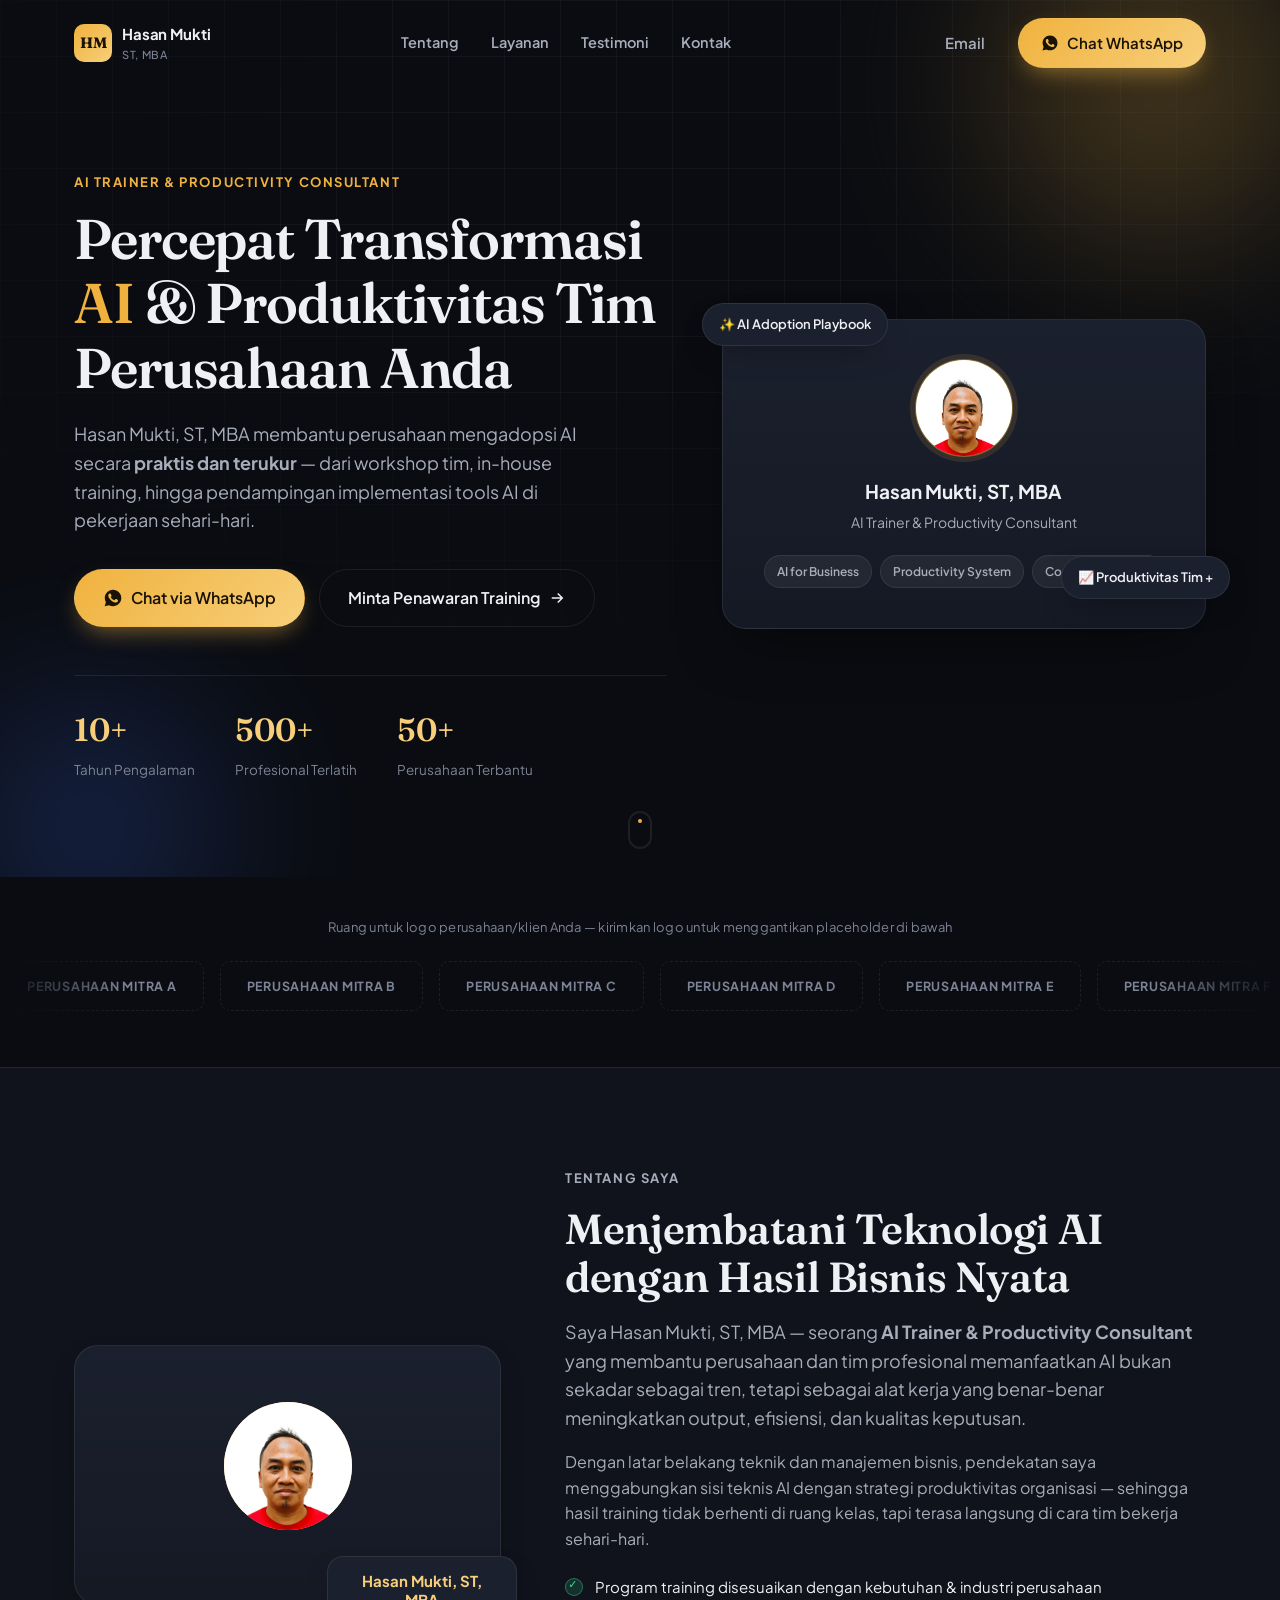
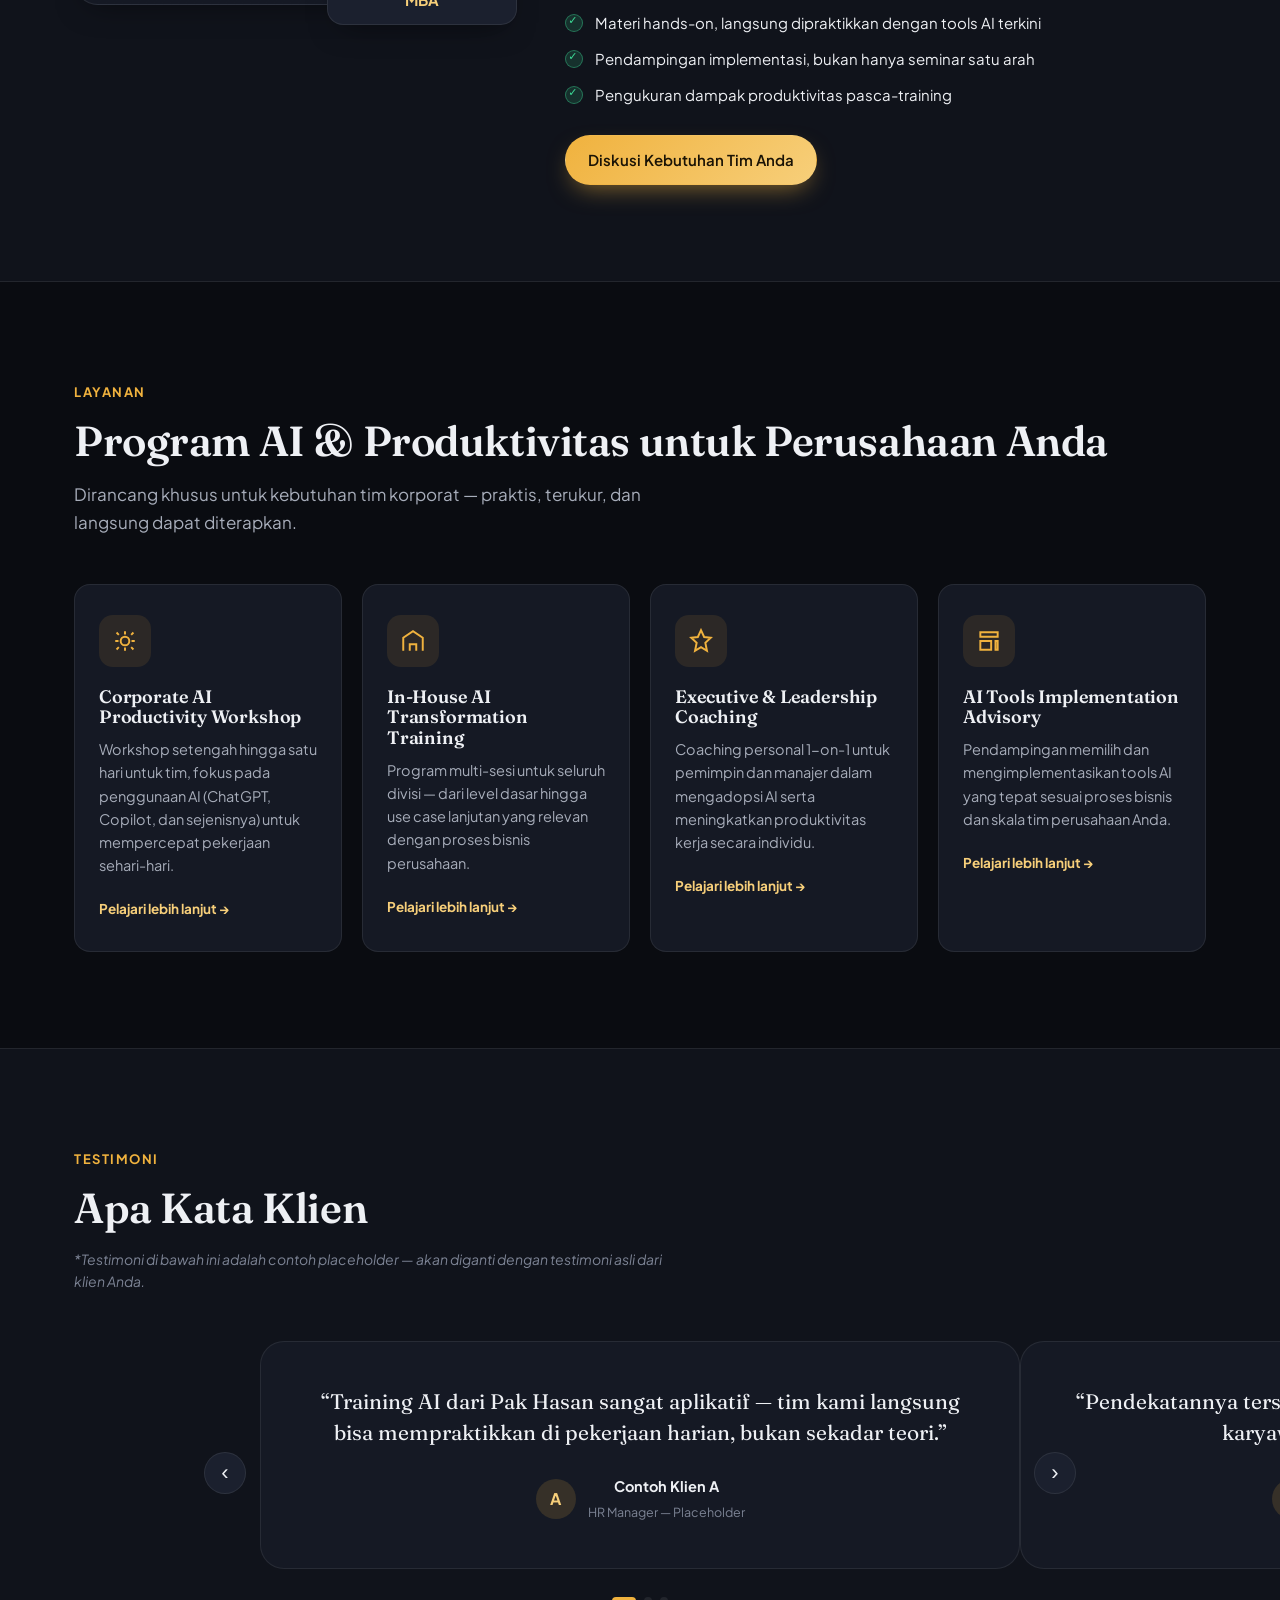
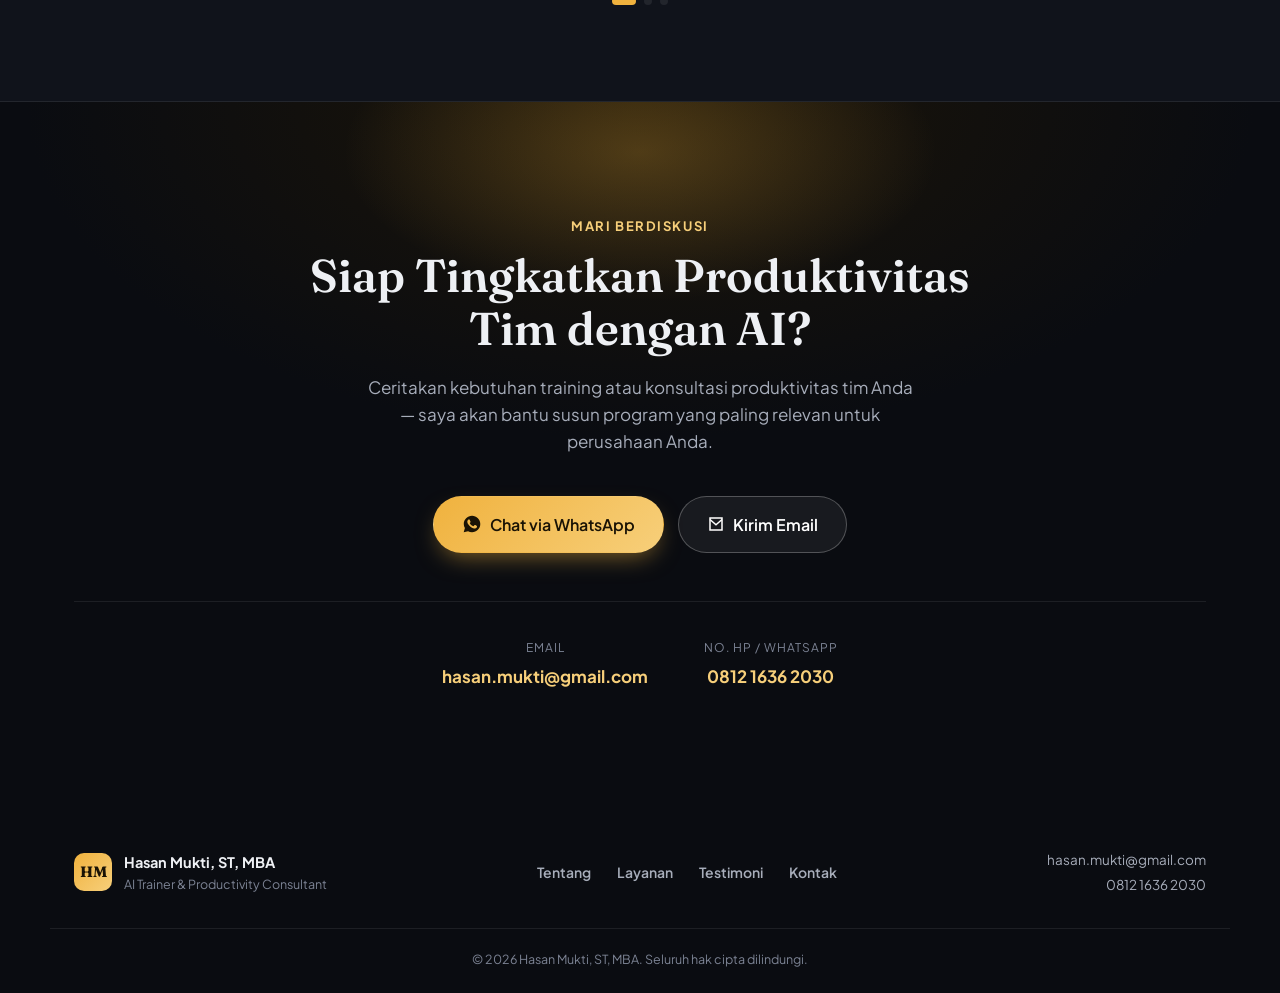
<file: index.html>
<!DOCTYPE html>
<html lang="id">
<head>
<meta charset="UTF-8">
<meta name="viewport" content="width=device-width, initial-scale=1.0">
<title>Hasan Mukti, ST, MBA — AI Trainer &amp; Productivity Consultant</title>
<meta name="description" content="Hasan Mukti, ST, MBA — AI Trainer & Productivity Consultant. Bantu perusahaan Anda mengimplementasikan AI secara praktis untuk meningkatkan produktivitas tim.">
<link rel="icon" href="data:image/svg+xml,%3Csvg xmlns='http://www.w3.org/2000/svg' viewBox='0 0 100 100'%3E%3Crect width='100' height='100' rx='20' fill='%230b0d12'/%3E%3Ctext x='50' y='68' font-size='55' font-family='Georgia,serif' fill='%23f0b23e' text-anchor='middle'%3EH%3C/text%3E%3C/svg%3E">
<link rel="preconnect" href="https://fonts.googleapis.com">
<link rel="preconnect" href="https://fonts.gstatic.com" crossorigin>
<link href="https://fonts.googleapis.com/css2?family=Plus+Jakarta+Sans:wght@400;500;600;700;800&family=Fraunces:opsz,wght@9..144,500;9..144,600&display=swap" rel="stylesheet">
<link rel="stylesheet" href="assets/css/style.css">
</head>
<body>

<!-- ================= NAVBAR ================= -->
<header class="nav" id="nav">
  <div class="nav__inner container">
    <a href="#top" class="nav__brand">
      <span class="nav__mark">HM</span>
      <span class="nav__brandtext">Hasan Mukti <em>ST, MBA</em></span>
    </a>
    <nav class="nav__links" id="navLinks">
      <a href="#tentang">Tentang</a>
      <a href="#layanan">Layanan</a>
      <a href="#testimoni">Testimoni</a>
      <a href="#kontak">Kontak</a>
    </nav>
    <div class="nav__cta">
      <a class="btn btn--ghost" href="mailto:hasan.mukti@gmail.com">Email</a>
      <a class="btn btn--primary" id="navWaBtn" href="#" target="_blank" rel="noopener">
        <svg width="18" height="18" viewBox="0 0 24 24" fill="currentColor" aria-hidden="true"><path d="M12.04 2C6.58 2 2.13 6.45 2.13 11.91c0 1.82.5 3.53 1.36 5l-1.45 5.09 5.24-1.37c1.42.76 3.05 1.19 4.76 1.19 5.46 0 9.91-4.45 9.91-9.91C22 6.45 17.5 2 12.04 2zm5.8 14.02c-.24.68-1.4 1.31-1.93 1.36-.5.05-1.02.24-3.44-.72-2.9-1.16-4.77-4.13-4.92-4.32-.14-.19-1.17-1.56-1.17-2.98 0-1.42.75-2.11 1.01-2.4.26-.29.57-.36.76-.36h.55c.18 0 .42-.04.65.5.24.55.8 1.9.87 2.03.07.14.12.3.02.49-.1.19-.15.3-.3.46-.14.17-.3.37-.43.5-.14.14-.29.29-.13.57.17.29.75 1.24 1.62 2.01 1.11.99 2.05 1.3 2.33 1.44.29.14.45.12.62-.07.17-.19.72-.83.91-1.12.19-.29.38-.24.63-.14.26.1 1.63.77 1.91.91.29.14.48.21.55.33.07.12.07.7-.17 1.38z"/></svg>
        Chat WhatsApp
      </a>
    </div>
    <button class="nav__burger" id="burger" aria-label="Buka menu" aria-expanded="false">
      <span></span><span></span><span></span>
    </button>
  </div>
  <nav class="nav__mobile" id="navMobile">
    <a href="#tentang">Tentang</a>
    <a href="#layanan">Layanan</a>
    <a href="#testimoni">Testimoni</a>
    <a href="#kontak">Kontak</a>
    <a class="btn btn--primary" id="navWaBtnMobile" href="#" target="_blank" rel="noopener">Chat WhatsApp</a>
  </nav>
</header>

<!-- ================= HERO ================= -->
<section class="hero" id="top">
  <div class="hero__blob hero__blob--1" aria-hidden="true"></div>
  <div class="hero__blob hero__blob--2" aria-hidden="true"></div>
  <div class="hero__grid" aria-hidden="true"></div>

  <div class="container hero__inner">
    <div class="hero__copy" data-reveal>
      <p class="eyebrow">AI Trainer &amp; Productivity Consultant</p>
      <h1 class="hero__title">
        Percepat Transformasi <span class="text-accent">AI</span> &amp; Produktivitas Tim Perusahaan Anda
      </h1>
      <p class="hero__subtitle">
        Hasan Mukti, ST, MBA membantu perusahaan mengadopsi AI secara <strong>praktis dan terukur</strong> —
        dari workshop tim, in-house training, hingga pendampingan implementasi tools AI di pekerjaan sehari-hari.
      </p>
      <div class="hero__actions">
        <a class="btn btn--primary btn--lg" id="heroWaBtn" href="#" target="_blank" rel="noopener">
          <svg width="20" height="20" viewBox="0 0 24 24" fill="currentColor" aria-hidden="true"><path d="M12.04 2C6.58 2 2.13 6.45 2.13 11.91c0 1.82.5 3.53 1.36 5l-1.45 5.09 5.24-1.37c1.42.76 3.05 1.19 4.76 1.19 5.46 0 9.91-4.45 9.91-9.91C22 6.45 17.5 2 12.04 2zm5.8 14.02c-.24.68-1.4 1.31-1.93 1.36-.5.05-1.02.24-3.44-.72-2.9-1.16-4.77-4.13-4.92-4.32-.14-.19-1.17-1.56-1.17-2.98 0-1.42.75-2.11 1.01-2.4.26-.29.57-.36.76-.36h.55c.18 0 .42-.04.65.5.24.55.8 1.9.87 2.03.07.14.12.3.02.49-.1.19-.15.3-.3.46-.14.17-.3.37-.43.5-.14.14-.29.29-.13.57.17.29.75 1.24 1.62 2.01 1.11.99 2.05 1.3 2.33 1.44.29.14.45.12.62-.07.17-.19.72-.83.91-1.12.19-.29.38-.24.63-.14.26.1 1.63.77 1.91.91.29.14.48.21.55.33.07.12.07.7-.17 1.38z"/></svg>
          Chat via WhatsApp
        </a>
        <a class="btn btn--outline btn--lg" href="#kontak">
          Minta Penawaran Training
          <svg width="18" height="18" viewBox="0 0 24 24" fill="none" stroke="currentColor" stroke-width="2" aria-hidden="true"><path d="M5 12h14M13 6l6 6-6 6"/></svg>
        </a>
      </div>

      <dl class="hero__stats">
        <div class="stat">
          <dt class="stat__num" data-count="10" data-suffix="+">0</dt>
          <dd>Tahun Pengalaman</dd>
        </div>
        <div class="stat">
          <dt class="stat__num" data-count="500" data-suffix="+">0</dt>
          <dd>Profesional Terlatih</dd>
        </div>
        <div class="stat">
          <dt class="stat__num" data-count="50" data-suffix="+">0</dt>
          <dd>Perusahaan Terbantu</dd>
        </div>
      </dl>
    </div>

    <div class="hero__visual" data-reveal data-reveal-delay="150">
      <div class="hero__card">
        <div class="hero__avatar">
          <img src="assets/img/hasan-mukti-profile.jpg" alt="Foto profil Hasan Mukti, ST, MBA" loading="lazy">
        </div>
        <p class="hero__cardname">Hasan Mukti, ST, MBA</p>
        <p class="hero__cardrole">AI Trainer &amp; Productivity Consultant</p>
        <ul class="hero__cardtags">
          <li>AI for Business</li>
          <li>Productivity System</li>
          <li>Corporate Training</li>
        </ul>
      </div>
      <div class="hero__floatchip hero__floatchip--1">✨ AI Adoption Playbook</div>
      <div class="hero__floatchip hero__floatchip--2">📈 Produktivitas Tim +</div>
    </div>
  </div>

  <div class="hero__scrolldown" aria-hidden="true"><span></span></div>
</section>

<!-- ================= TRUST BAR (placeholder logos) ================= -->
<section class="trustbar" data-reveal>
  <div class="container">
    <p class="trustbar__label">Ruang untuk logo perusahaan/klien Anda — kirimkan logo untuk menggantikan placeholder di bawah</p>
  </div>
  <div class="marquee">
    <div class="marquee__track">
      <span class="logo-pill">PERUSAHAAN MITRA A</span>
      <span class="logo-pill">PERUSAHAAN MITRA B</span>
      <span class="logo-pill">PERUSAHAAN MITRA C</span>
      <span class="logo-pill">PERUSAHAAN MITRA D</span>
      <span class="logo-pill">PERUSAHAAN MITRA E</span>
      <span class="logo-pill">PERUSAHAAN MITRA F</span>
      <!-- duplicate for seamless loop -->
      <span class="logo-pill" aria-hidden="true">PERUSAHAAN MITRA A</span>
      <span class="logo-pill" aria-hidden="true">PERUSAHAAN MITRA B</span>
      <span class="logo-pill" aria-hidden="true">PERUSAHAAN MITRA C</span>
      <span class="logo-pill" aria-hidden="true">PERUSAHAAN MITRA D</span>
      <span class="logo-pill" aria-hidden="true">PERUSAHAAN MITRA E</span>
      <span class="logo-pill" aria-hidden="true">PERUSAHAAN MITRA F</span>
    </div>
  </div>
</section>

<!-- ================= ABOUT ================= -->
<section class="about" id="tentang">
  <div class="container about__grid">
    <div class="about__media" data-reveal>
      <div class="about__frame">
        <div class="about__avatar">
          <img src="assets/img/hasan-mukti-profile.jpg" alt="Foto profil Hasan Mukti, ST, MBA" loading="lazy">
        </div>
      </div>
      <div class="about__badge">
        <strong>Hasan Mukti, ST, MBA</strong>
      </div>
    </div>

    <div class="about__copy" data-reveal data-reveal-delay="100">
      <p class="eyebrow">Tentang Saya</p>
      <h2 class="section-title">Menjembatani Teknologi AI dengan Hasil Bisnis Nyata</h2>
      <p class="about__lead">
        Saya Hasan Mukti, ST, MBA — seorang <strong>AI Trainer &amp; Productivity Consultant</strong> yang membantu
        perusahaan dan tim profesional memanfaatkan AI bukan sekadar sebagai tren, tetapi sebagai alat kerja yang
        benar-benar meningkatkan output, efisiensi, dan kualitas keputusan.
      </p>
      <p>
        Dengan latar belakang teknik dan manajemen bisnis, pendekatan saya menggabungkan sisi teknis AI dengan
        strategi produktivitas organisasi — sehingga hasil training tidak berhenti di ruang kelas, tapi terasa
        langsung di cara tim bekerja sehari-hari.
      </p>

      <ul class="checklist">
        <li>Program training disesuaikan dengan kebutuhan &amp; industri perusahaan</li>
        <li>Materi hands-on, langsung dipraktikkan dengan tools AI terkini</li>
        <li>Pendampingan implementasi, bukan hanya seminar satu arah</li>
        <li>Pengukuran dampak produktivitas pasca-training</li>
      </ul>

      <div class="about__actions">
        <a class="btn btn--primary" id="aboutWaBtn" href="#" target="_blank" rel="noopener">Diskusi Kebutuhan Tim Anda</a>
      </div>
    </div>
  </div>
</section>

<!-- ================= LAYANAN ================= -->
<section class="services" id="layanan">
  <div class="container">
    <div class="section-head" data-reveal>
      <p class="eyebrow">Layanan</p>
      <h2 class="section-title">Program AI &amp; Produktivitas untuk Perusahaan Anda</h2>
      <p class="section-desc">
        Dirancang khusus untuk kebutuhan tim korporat — praktis, terukur, dan langsung dapat diterapkan.
      </p>
    </div>

    <div class="cards">
      <article class="card" data-reveal>
        <div class="card__icon">
          <svg width="26" height="26" viewBox="0 0 24 24" fill="none" stroke="currentColor" stroke-width="1.8"><path d="M12 3v3M12 18v3M4.2 4.2l2.1 2.1M17.7 17.7l2.1 2.1M3 12h3M18 12h3M4.2 19.8l2.1-2.1M17.7 6.3l2.1-2.1"/><circle cx="12" cy="12" r="4"/></svg>
        </div>
        <h3>Corporate AI Productivity Workshop</h3>
        <p>Workshop setengah hingga satu hari untuk tim, fokus pada penggunaan AI (ChatGPT, Copilot, dan sejenisnya) untuk mempercepat pekerjaan sehari-hari.</p>
        <a class="card__link" href="#kontak">Pelajari lebih lanjut →</a>
      </article>

      <article class="card" data-reveal data-reveal-delay="80">
        <div class="card__icon">
          <svg width="26" height="26" viewBox="0 0 24 24" fill="none" stroke="currentColor" stroke-width="1.8"><path d="M3 21V9l9-6 9 6v12"/><path d="M9 21v-6h6v6"/></svg>
        </div>
        <h3>In-House AI Transformation Training</h3>
        <p>Program multi-sesi untuk seluruh divisi — dari level dasar hingga use case lanjutan yang relevan dengan proses bisnis perusahaan.</p>
        <a class="card__link" href="#kontak">Pelajari lebih lanjut →</a>
      </article>

      <article class="card" data-reveal data-reveal-delay="160">
        <div class="card__icon">
          <svg width="26" height="26" viewBox="0 0 24 24" fill="none" stroke="currentColor" stroke-width="1.8"><path d="M12 2l2.9 6.3L21 9l-5 4.6L17.5 21 12 17.6 6.5 21 8 13.6 3 9l6.1-.7z"/></svg>
        </div>
        <h3>Executive &amp; Leadership Coaching</h3>
        <p>Coaching personal 1-on-1 untuk pemimpin dan manajer dalam mengadopsi AI serta meningkatkan produktivitas kerja secara individu.</p>
        <a class="card__link" href="#kontak">Pelajari lebih lanjut →</a>
      </article>

      <article class="card" data-reveal data-reveal-delay="240">
        <div class="card__icon">
          <svg width="26" height="26" viewBox="0 0 24 24" fill="none" stroke="currentColor" stroke-width="1.8"><path d="M4 4h16v4H4zM4 12h10v8H4zM18 12h2v8h-2z"/></svg>
        </div>
        <h3>AI Tools Implementation Advisory</h3>
        <p>Pendampingan memilih dan mengimplementasikan tools AI yang tepat sesuai proses bisnis dan skala tim perusahaan Anda.</p>
        <a class="card__link" href="#kontak">Pelajari lebih lanjut →</a>
      </article>
    </div>
  </div>
</section>

<!-- ================= TESTIMONI ================= -->
<section class="testimonials" id="testimoni">
  <div class="container">
    <div class="section-head" data-reveal>
      <p class="eyebrow">Testimoni</p>
      <h2 class="section-title">Apa Kata Klien</h2>
      <p class="section-desc placeholder-note">
        *Testimoni di bawah ini adalah contoh placeholder — akan diganti dengan testimoni asli dari klien Anda.
      </p>
    </div>

    <div class="slider" id="slider">
      <div class="slider__track" id="sliderTrack">
        <figure class="slide">
          <blockquote>“Training AI dari Pak Hasan sangat aplikatif — tim kami langsung bisa mempraktikkan di pekerjaan harian, bukan sekadar teori.”</blockquote>
          <figcaption>
            <span class="slide__avatar">A</span>
            <span>
              <strong>Contoh Klien A</strong>
              <em>HR Manager — Placeholder</em>
            </span>
          </figcaption>
        </figure>
        <figure class="slide">
          <blockquote>“Pendekatannya terstruktur dan mudah diikuti oleh berbagai level karyawan, dari staf hingga manajer.”</blockquote>
          <figcaption>
            <span class="slide__avatar">B</span>
            <span>
              <strong>Contoh Klien B</strong>
              <em>Operations Director — Placeholder</em>
            </span>
          </figcaption>
        </figure>
        <figure class="slide">
          <blockquote>“Setelah program in-house training selesai, produktivitas tim dalam menyelesaikan tugas administratif meningkat signifikan.”</blockquote>
          <figcaption>
            <span class="slide__avatar">C</span>
            <span>
              <strong>Contoh Klien C</strong>
              <em>CEO — Placeholder</em>
            </span>
          </figcaption>
        </figure>
      </div>
      <div class="slider__dots" id="sliderDots"></div>
      <button class="slider__nav slider__nav--prev" id="sliderPrev" aria-label="Testimoni sebelumnya">‹</button>
      <button class="slider__nav slider__nav--next" id="sliderNext" aria-label="Testimoni berikutnya">›</button>
    </div>
  </div>
</section>

<!-- ================= FINAL CTA / KONTAK ================= -->
<section class="cta" id="kontak">
  <div class="cta__glow" aria-hidden="true"></div>
  <div class="container cta__inner" data-reveal>
    <p class="eyebrow eyebrow--light">Mari Berdiskusi</p>
    <h2 class="cta__title">Siap Tingkatkan Produktivitas Tim dengan AI?</h2>
    <p class="cta__desc">
      Ceritakan kebutuhan training atau konsultasi produktivitas tim Anda — saya akan bantu susun program yang paling relevan untuk perusahaan Anda.
    </p>

    <div class="cta__actions">
      <a class="btn btn--primary btn--lg" id="ctaWaBtn" href="#" target="_blank" rel="noopener">
        <svg width="20" height="20" viewBox="0 0 24 24" fill="currentColor" aria-hidden="true"><path d="M12.04 2C6.58 2 2.13 6.45 2.13 11.91c0 1.82.5 3.53 1.36 5l-1.45 5.09 5.24-1.37c1.42.76 3.05 1.19 4.76 1.19 5.46 0 9.91-4.45 9.91-9.91C22 6.45 17.5 2 12.04 2zm5.8 14.02c-.24.68-1.4 1.31-1.93 1.36-.5.05-1.02.24-3.44-.72-2.9-1.16-4.77-4.13-4.92-4.32-.14-.19-1.17-1.56-1.17-2.98 0-1.42.75-2.11 1.01-2.4.26-.29.57-.36.76-.36h.55c.18 0 .42-.04.65.5.24.55.8 1.9.87 2.03.07.14.12.3.02.49-.1.19-.15.3-.3.46-.14.17-.3.37-.43.5-.14.14-.29.29-.13.57.17.29.75 1.24 1.62 2.01 1.11.99 2.05 1.3 2.33 1.44.29.14.45.12.62-.07.17-.19.72-.83.91-1.12.19-.29.38-.24.63-.14.26.1 1.63.77 1.91.91.29.14.48.21.55.33.07.12.07.7-.17 1.38z"/></svg>
        Chat via WhatsApp
      </a>
      <a class="btn btn--outline-light btn--lg" href="mailto:hasan.mukti@gmail.com?subject=Permintaan%20Penawaran%20Training%20AI&body=Halo%20Pak%20Hasan%2C%0A%0ASaya%20ingin%20menanyakan%20penawaran%20program%20training%20AI%20%26%20produktivitas%20untuk%20tim%2Fperusahaan%20kami.%0A%0ANama%20Perusahaan%3A%0AJumlah%20Peserta%3A%0AKebutuhan%3A%0A%0ATerima%20kasih.">
        <svg width="18" height="18" viewBox="0 0 24 24" fill="none" stroke="currentColor" stroke-width="2" aria-hidden="true"><path d="M4 4h16v16H4z"/><path d="M4 6l8 7 8-7"/></svg>
        Kirim Email
      </a>
    </div>

    <div class="cta__contact">
      <div>
        <span class="cta__contactlabel">Email</span>
        <a href="mailto:hasan.mukti@gmail.com">hasan.mukti@gmail.com</a>
      </div>
      <div>
        <span class="cta__contactlabel">No. HP / WhatsApp</span>
        <a id="ctaPhoneLink" href="#">0812 1636 2030</a>
      </div>
    </div>
  </div>
</section>

<!-- ================= FOOTER ================= -->
<footer class="footer">
  <div class="container footer__inner">
    <div class="footer__brand">
      <span class="nav__mark">HM</span>
      <div>
        <p class="footer__name">Hasan Mukti, ST, MBA</p>
        <p class="footer__role">AI Trainer &amp; Productivity Consultant</p>
      </div>
    </div>
    <nav class="footer__links">
      <a href="#tentang">Tentang</a>
      <a href="#layanan">Layanan</a>
      <a href="#testimoni">Testimoni</a>
      <a href="#kontak">Kontak</a>
    </nav>
    <div class="footer__contact">
      <a href="mailto:hasan.mukti@gmail.com">hasan.mukti@gmail.com</a>
      <a id="footerPhoneLink" href="#">0812 1636 2030</a>
    </div>
  </div>
  <div class="container footer__bottom">
    <p>© <span id="year"></span> Hasan Mukti, ST, MBA. Seluruh hak cipta dilindungi.</p>
  </div>
</footer>

<!-- ================= FLOATING WHATSAPP ================= -->
<a class="fab-wa" id="fabWa" href="#" target="_blank" rel="noopener" aria-label="Chat via WhatsApp">
  <svg width="26" height="26" viewBox="0 0 24 24" fill="currentColor" aria-hidden="true"><path d="M12.04 2C6.58 2 2.13 6.45 2.13 11.91c0 1.82.5 3.53 1.36 5l-1.45 5.09 5.24-1.37c1.42.76 3.05 1.19 4.76 1.19 5.46 0 9.91-4.45 9.91-9.91C22 6.45 17.5 2 12.04 2zm5.8 14.02c-.24.68-1.4 1.31-1.93 1.36-.5.05-1.02.24-3.44-.72-2.9-1.16-4.77-4.13-4.92-4.32-.14-.19-1.17-1.56-1.17-2.98 0-1.42.75-2.11 1.01-2.4.26-.29.57-.36.76-.36h.55c.18 0 .42-.04.65.5.24.55.8 1.9.87 2.03.07.14.12.3.02.49-.1.19-.15.3-.3.46-.14.17-.3.37-.43.5-.14.14-.29.29-.13.57.17.29.75 1.24 1.62 2.01 1.11.99 2.05 1.3 2.33 1.44.29.14.45.12.62-.07.17-.19.72-.83.91-1.12.19-.29.38-.24.63-.14.26.1 1.63.77 1.91.91.29.14.48.21.55.33.07.12.07.7-.17 1.38z"/></svg>
  <span class="fab-wa__ping" aria-hidden="true"></span>
</a>

<script src="assets/js/main.js"></script>
</body>
</html>
</file>
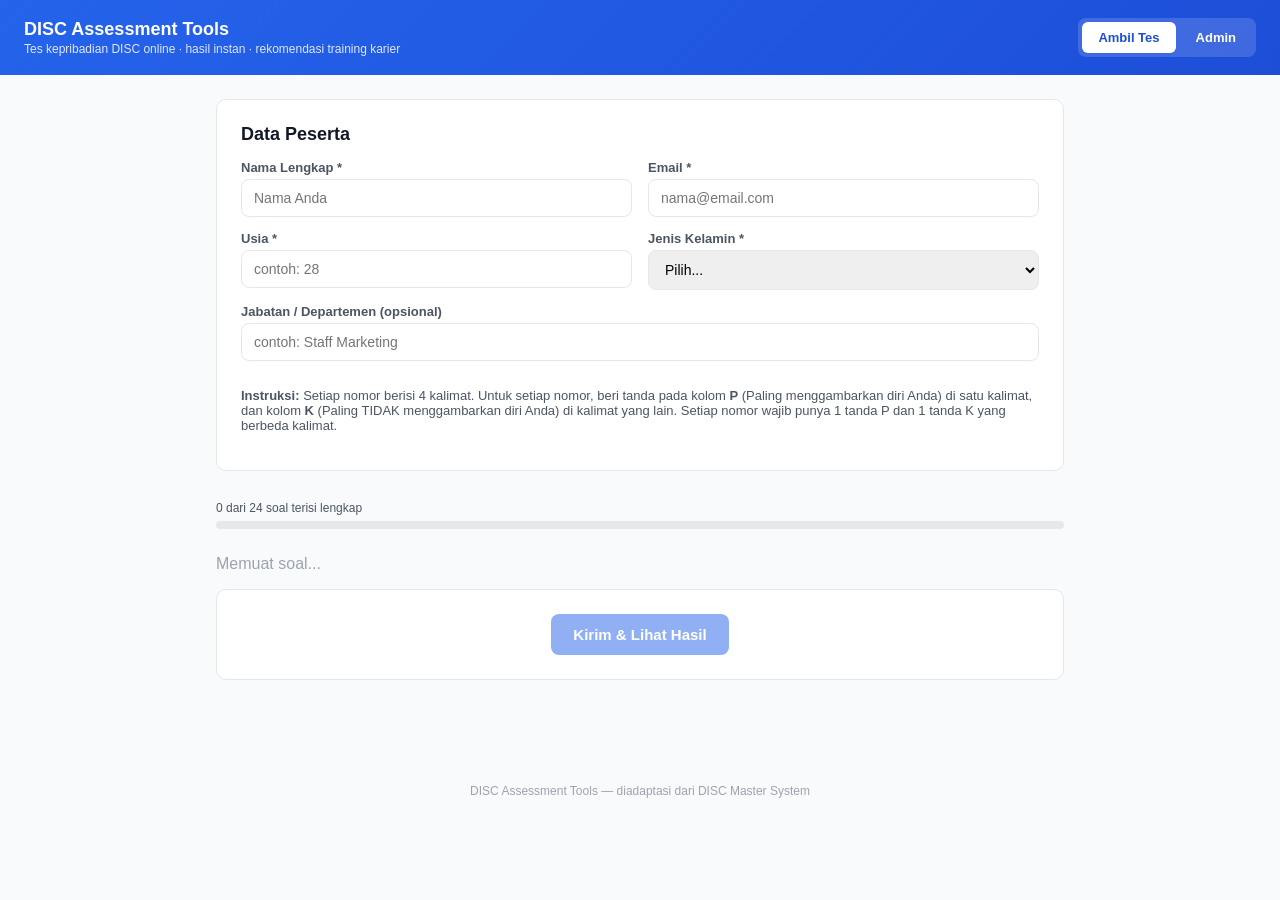
<file: disc-dashboard/Index.html>
<!doctype html>
<html>
<head>
  <base target="_top">
  <meta charset="utf-8">
  <title>DISC Assessment Tools</title>
  <style>
    :root {
      --blue: #2563eb;
      --blue-dark: #1d4ed8;
      --blue-light: #eff6ff;
      --gray-50: #f9fafb;
      --gray-100: #f3f4f6;
      --gray-200: #e5e7eb;
      --gray-400: #9ca3af;
      --gray-600: #4b5563;
      --gray-900: #111827;
      --d-color: #ef4444;
      --i-color: #f59e0b;
      --s-color: #10b981;
      --c-color: #3b82f6;
      --radius: 10px;
    }
    * { box-sizing: border-box; }
    body {
      margin: 0;
      font-family: -apple-system, BlinkMacSystemFont, "Segoe UI", Roboto, Arial, sans-serif;
      background: var(--gray-50);
      color: var(--gray-900);
    }
    header.topbar {
      background: linear-gradient(135deg, var(--blue), var(--blue-dark));
      color: #fff;
      padding: 18px 24px;
      display: flex;
      align-items: center;
      justify-content: space-between;
      flex-wrap: wrap;
      gap: 12px;
    }
    header.topbar h1 { font-size: 18px; margin: 0; font-weight: 700; }
    header.topbar .sub { font-size: 12px; opacity: .85; margin-top: 2px; }
    nav.tabs { display: flex; gap: 4px; background: rgba(255,255,255,.15); padding: 4px; border-radius: 8px; }
    nav.tabs button {
      border: none; background: transparent; color: #fff; padding: 8px 16px;
      border-radius: 6px; font-size: 13px; cursor: pointer; font-weight: 600;
    }
    nav.tabs button.active { background: #fff; color: var(--blue-dark); }
    main { max-width: 880px; margin: 0 auto; padding: 24px 16px 64px; }
    .card {
      background: #fff; border: 1px solid var(--gray-200); border-radius: var(--radius);
      padding: 24px; margin-bottom: 20px;
    }
    .card h2 { margin-top: 0; font-size: 18px; }
    .hidden { display: none !important; }
    label { font-size: 13px; font-weight: 600; color: var(--gray-600); display: block; margin-bottom: 4px; }
    input[type=text], input[type=email], input[type=number], select {
      width: 100%; padding: 10px 12px; border: 1px solid var(--gray-200); border-radius: 8px;
      font-size: 14px; margin-bottom: 14px; font-family: inherit;
    }
    .grid2 { display: grid; grid-template-columns: 1fr 1fr; gap: 0 16px; }
    @media (max-width: 560px) { .grid2 { grid-template-columns: 1fr; } }
    .qcard {
      border: 1px solid var(--gray-200); border-radius: var(--radius); padding: 16px 18px; margin-bottom: 14px;
    }
    .qcard .qno { font-size: 12px; font-weight: 700; color: var(--blue); margin-bottom: 8px; }
    .qtable { width: 100%; border-collapse: collapse; }
    .qtable th { font-size: 11px; color: var(--gray-400); text-transform: uppercase; letter-spacing: .04em; text-align: center; padding-bottom: 6px; width: 60px; }
    .qtable td { padding: 6px 4px; font-size: 14px; border-top: 1px solid var(--gray-100); }
    .qtable td.radiocell { text-align: center; }
    .qtable input[type=radio] { width: 18px; height: 18px; cursor: pointer; }
    .progress-wrap { position: sticky; top: 0; background: var(--gray-50); padding: 10px 0; z-index: 5; }
    .progress-bar { height: 8px; background: var(--gray-200); border-radius: 99px; overflow: hidden; }
    .progress-bar > div { height: 100%; background: var(--blue); width: 0%; transition: width .2s; }
    .progress-label { font-size: 12px; color: var(--gray-600); margin-bottom: 6px; }
    button.primary {
      background: var(--blue); color: #fff; border: none; padding: 12px 22px; border-radius: 8px;
      font-size: 15px; font-weight: 700; cursor: pointer;
    }
    button.primary:disabled { opacity: .5; cursor: not-allowed; }
    button.secondary {
      background: #fff; color: var(--blue); border: 1px solid var(--blue); padding: 8px 16px; border-radius: 8px;
      font-size: 13px; font-weight: 600; cursor: pointer;
    }
    .error-box { background: #fef2f2; color: #b91c1c; border: 1px solid #fecaca; padding: 10px 14px; border-radius: 8px; font-size: 13px; margin-bottom: 14px; }
    .spinner { display: inline-block; width: 14px; height: 14px; border: 2px solid #fff; border-top-color: transparent; border-radius: 50%; animation: spin .7s linear infinite; vertical-align: middle; margin-right: 6px; }
    @keyframes spin { to { transform: rotate(360deg); } }

    .result-hero { text-align: center; padding: 8px 0 20px; }
    .result-hero .type-code { font-size: 13px; letter-spacing: .1em; color: var(--blue); font-weight: 700; }
    .result-hero .type-name { font-size: 28px; font-weight: 800; margin: 4px 0 10px; }
    .bar-row { display: grid; grid-template-columns: 140px 1fr 40px; align-items: center; gap: 10px; margin-bottom: 10px; }
    .bar-row .lab { font-size: 13px; font-weight: 700; }
    .bar-track { position: relative; height: 20px; background: var(--gray-100); border-radius: 6px; overflow: hidden; }
    .bar-track .zero-line { position: absolute; left: 50%; top: 0; bottom: 0; width: 1px; background: var(--gray-400); }
    .bar-track .fill { position: absolute; top: 0; bottom: 0; border-radius: 6px; }
    .bar-row .val { font-size: 13px; font-weight: 700; text-align: right; }

    table.mini { width: 100%; border-collapse: collapse; font-size: 13px; margin: 16px 0; }
    table.mini th { background: var(--gray-100); padding: 6px 8px; text-align: left; }
    table.mini td { padding: 6px 8px; border-bottom: 1px solid var(--gray-100); }
    .tip-box { background: var(--blue-light); border-left: 4px solid var(--blue); padding: 14px 16px; border-radius: 6px; font-size: 14px; margin: 14px 0; }
    ul.train-list { padding-left: 20px; }
    ul.train-list li { margin-bottom: 6px; font-size: 14px; }

    .admin-table-wrap { overflow-x: auto; }
    table.admin { width: 100%; border-collapse: collapse; font-size: 13px; min-width: 720px; }
    table.admin th { background: var(--gray-100); padding: 8px; text-align: left; position: sticky; top: 0; }
    table.admin td { padding: 8px; border-bottom: 1px solid var(--gray-100); white-space: nowrap; }
    .badge { display: inline-block; padding: 2px 8px; border-radius: 99px; font-size: 11px; font-weight: 700; background: var(--blue-light); color: var(--blue-dark); }
    .stat-row { display: flex; gap: 12px; flex-wrap: wrap; margin-bottom: 16px; }
    .stat-tile { background: var(--gray-50); border: 1px solid var(--gray-200); border-radius: 8px; padding: 12px 16px; min-width: 90px; }
    .stat-tile .n { font-size: 22px; font-weight: 800; }
    .stat-tile .l { font-size: 11px; color: var(--gray-600); }
    footer { text-align: center; font-size: 12px; color: var(--gray-400); padding: 20px; }
  </style>
</head>
<body>

  <header class="topbar">
    <div>
      <h1>DISC Assessment Tools</h1>
      <div class="sub">Tes kepribadian DISC online &middot; hasil instan &middot; rekomendasi training karier</div>
    </div>
    <nav class="tabs">
      <button id="tab-test" class="active" onclick="showView('test')">Ambil Tes</button>
      <button id="tab-admin" onclick="showView('admin')">Admin</button>
    </nav>
  </header>

  <main>

    <!-- ============== VIEW: TEST ============== -->
    <div id="view-test">
      <div class="card" id="biodata-card">
        <h2>Data Peserta</h2>
        <div id="biodata-error" class="error-box hidden"></div>
        <div class="grid2">
          <div>
            <label>Nama Lengkap *</label>
            <input type="text" id="f-nama" placeholder="Nama Anda">
          </div>
          <div>
            <label>Email *</label>
            <input type="email" id="f-email" placeholder="nama@email.com">
          </div>
          <div>
            <label>Usia *</label>
            <input type="number" id="f-usia" min="10" max="100" placeholder="contoh: 28">
          </div>
          <div>
            <label>Jenis Kelamin *</label>
            <select id="f-gender">
              <option value="">Pilih...</option>
              <option value="Laki-laki">Laki-laki</option>
              <option value="Perempuan">Perempuan</option>
            </select>
          </div>
          <div style="grid-column:1/-1;">
            <label>Jabatan / Departemen (opsional)</label>
            <input type="text" id="f-jabatan" placeholder="contoh: Staff Marketing">
          </div>
        </div>
        <p style="font-size:13px;color:var(--gray-600);">
          <b>Instruksi:</b> Setiap nomor berisi 4 kalimat. Untuk setiap nomor, beri tanda pada kolom
          <b>P</b> (Paling menggambarkan diri Anda) di satu kalimat, dan kolom <b>K</b> (Paling TIDAK
          menggambarkan diri Anda) di kalimat yang lain. Setiap nomor wajib punya 1 tanda P dan 1 tanda K
          yang berbeda kalimat.
        </p>
      </div>

      <div class="progress-wrap">
        <div class="progress-label" id="progress-label">0 dari 24 soal terisi lengkap</div>
        <div class="progress-bar"><div id="progress-fill"></div></div>
      </div>

      <div id="questions-container"><p style="color:var(--gray-400);">Memuat soal...</p></div>

      <div class="card" style="text-align:center;">
        <div id="submit-error" class="error-box hidden"></div>
        <button class="primary" id="btn-submit" onclick="submitTest()" disabled>Kirim &amp; Lihat Hasil</button>
      </div>
    </div>

    <!-- ============== VIEW: RESULT ============== -->
    <div id="view-result" class="hidden">
      <div class="card">
        <div class="result-hero">
          <div class="type-code" id="res-code"></div>
          <div class="type-name" id="res-name"></div>
          <div id="res-email-status" style="font-size:13px;color:var(--gray-600);"></div>
        </div>
        <div id="res-bars"></div>
        <table class="mini" id="res-table"></table>
      </div>
      <div class="card">
        <h2>Deskripsi Kepribadian</h2>
        <p id="res-desc"></p>
      </div>
      <div class="card">
        <h2>Rekomendasi Training untuk Sukses Karier</h2>
        <p id="res-train-summary" style="color:var(--gray-600);"></p>
        <ul class="train-list" id="res-train-list"></ul>
        <div class="tip-box" id="res-train-tip"></div>
      </div>
      <div class="card">
        <h2>Area Karier yang Cocok</h2>
        <p id="res-career" style="font-size:13px;color:var(--gray-600);"></p>
      </div>
      <div class="card" style="text-align:center;">
        <button class="secondary" onclick="location.reload()">Isi Tes Baru</button>
      </div>
    </div>

    <!-- ============== VIEW: ADMIN ============== -->
    <div id="view-admin" class="hidden">
      <div class="card" id="admin-login-card">
        <h2>Login Admin</h2>
        <div id="admin-error" class="error-box hidden"></div>
        <label>Password Admin</label>
        <input type="text" id="admin-password" placeholder="Masukkan password admin" onkeydown="if(event.key==='Enter')adminLogin()">
        <button class="primary" onclick="adminLogin()">Masuk</button>
      </div>

      <div id="admin-dashboard" class="hidden">
        <div class="card">
          <h2>Rekap Hasil Tes DISC</h2>
          <div class="stat-row" id="admin-stats"></div>
          <div class="admin-table-wrap">
            <table class="admin" id="admin-table">
              <thead>
                <tr>
                  <th>Waktu</th><th>Nama</th><th>Email</th><th>Jabatan</th>
                  <th>Tipe</th><th>Kode</th><th>Email Terkirim</th><th></th>
                </tr>
              </thead>
              <tbody id="admin-table-body"></tbody>
            </table>
          </div>
        </div>
      </div>
    </div>

  </main>

  <footer>DISC Assessment Tools &mdash; diadaptasi dari DISC Master System</footer>

<script>
  var QUESTIONS = [];
  var adminToken = null;

  function showView(name) {
    ['test', 'admin'].forEach(function (v) {
      document.getElementById('tab-' + v).classList.toggle('active', v === name);
    });
    document.getElementById('view-test').classList.toggle('hidden', name !== 'test');
    document.getElementById('view-admin').classList.toggle('hidden', name !== 'admin');
    document.getElementById('view-result').classList.add('hidden');
    if (name === 'test' && QUESTIONS.length === 0) loadQuestions();
  }

  // ---------------- LOAD QUESTIONS ----------------
  function loadQuestions() {
    google.script.run.withSuccessHandler(function (qs) {
      QUESTIONS = qs;
      renderQuestions();
    }).withFailureHandler(function (err) {
      document.getElementById('questions-container').innerHTML =
        '<div class="error-box">Gagal memuat soal: ' + (err.message || err) + '</div>';
    }).getQuestionsForClient();
  }

  function renderQuestions() {
    var container = document.getElementById('questions-container');
    var html = '';
    QUESTIONS.forEach(function (q) {
      html += '<div class="qcard" data-qno="' + q.no + '">';
      html += '<div class="qno">Nomor ' + q.no + '</div>';
      html += '<table class="qtable"><tr><th></th><th>P</th><th>K</th></tr>';
      q.statements.forEach(function (text, i) {
        var pos = i + 1;
        html += '<tr>' +
          '<td>' + text + '</td>' +
          '<td class="radiocell"><input type="radio" name="most-' + q.no + '" value="' + pos + '" onchange="onAnswerChange(' + q.no + ')"></td>' +
          '<td class="radiocell"><input type="radio" name="least-' + q.no + '" value="' + pos + '" onchange="onAnswerChange(' + q.no + ')"></td>' +
          '</tr>';
      });
      html += '</table></div>';
    });
    container.innerHTML = html;
    updateProgress();
  }

  function onAnswerChange(qno) {
    var mostVal = getChecked('most-' + qno);
    var leastVal = getChecked('least-' + qno);
    var qcard = document.querySelector('.qcard[data-qno="' + qno + '"]');
    var errEl = qcard.querySelector('.q-inline-error');
    if (mostVal && leastVal && mostVal === leastVal) {
      if (!errEl) {
        errEl = document.createElement('div');
        errEl.className = 'q-inline-error';
        errEl.style.cssText = 'color:#b91c1c;font-size:12px;margin-top:6px;';
        errEl.textContent = 'Pilihan P dan K tidak boleh sama.';
        qcard.appendChild(errEl);
      }
    } else if (errEl) {
      errEl.remove();
    }
    updateProgress();
  }

  function getChecked(name) {
    var el = document.querySelector('input[name="' + name + '"]:checked');
    return el ? el.value : null;
  }

  function updateProgress() {
    var done = 0;
    QUESTIONS.forEach(function (q) {
      var m = getChecked('most-' + q.no);
      var l = getChecked('least-' + q.no);
      if (m && l && m !== l) done++;
    });
    var total = QUESTIONS.length || 24;
    document.getElementById('progress-label').textContent = done + ' dari ' + total + ' soal terisi lengkap';
    document.getElementById('progress-fill').style.width = (done / total * 100) + '%';
    document.getElementById('btn-submit').disabled = done !== total;
  }

  // ---------------- SUBMIT ----------------
  function submitTest() {
    var errBox = document.getElementById('submit-error');
    var bioErrBox = document.getElementById('biodata-error');
    errBox.classList.add('hidden');
    bioErrBox.classList.add('hidden');

    var participant = {
      nama: document.getElementById('f-nama').value.trim(),
      email: document.getElementById('f-email').value.trim(),
      usia: document.getElementById('f-usia').value,
      jenisKelamin: document.getElementById('f-gender').value,
      jabatan: document.getElementById('f-jabatan').value.trim()
    };
    if (!participant.nama || !participant.email || !participant.usia || !participant.jenisKelamin) {
      bioErrBox.textContent = 'Mohon lengkapi Nama, Email, Usia, dan Jenis Kelamin.';
      bioErrBox.classList.remove('hidden');
      document.getElementById('biodata-card').scrollIntoView({ behavior: 'smooth' });
      return;
    }

    var answers = QUESTIONS.map(function (q) {
      return { no: q.no, mostPos: Number(getChecked('most-' + q.no)), leastPos: Number(getChecked('least-' + q.no)) };
    });

    var btn = document.getElementById('btn-submit');
    btn.disabled = true;
    btn.innerHTML = '<span class="spinner"></span>Mengirim...';

    google.script.run.withSuccessHandler(function (res) {
      renderResult(res);
      showResultView();
    }).withFailureHandler(function (err) {
      btn.disabled = false;
      btn.textContent = 'Kirim & Lihat Hasil';
      errBox.textContent = 'Gagal mengirim: ' + (err.message || err);
      errBox.classList.remove('hidden');
    }).submitTest({ participant: participant, answers: answers });
  }

  function showResultView() {
    document.getElementById('view-test').classList.add('hidden');
    document.getElementById('view-admin').classList.add('hidden');
    document.getElementById('view-result').classList.remove('hidden');
    window.scrollTo(0, 0);
  }

  var LETTER_LABEL = { D: 'D - Dominance', I: 'I - Influence', S: 'S - Steadiness', C: 'C - Conscientiousness' };
  var LETTER_COLOR = { D: '#ef4444', I: '#f59e0b', S: '#10b981', C: '#3b82f6' };

  function renderResult(res) {
    var scoring = res.scoring;
    var def = scoring.defEntry;
    document.getElementById('res-code').textContent = 'KODE TIPE: ' + scoring.code;
    document.getElementById('res-name').textContent = def ? def.name : '-';
    document.getElementById('res-email-status').textContent = res.emailSent
      ? 'Hasil lengkap telah dikirim ke ' + res.participant.email
      : 'Hasil tersimpan, namun pengiriman email gagal. Hubungi admin.';

    var barsHtml = '';
    ['D', 'I', 'S', 'C'].forEach(function (letter) {
      var v = scoring.result[letter];
      var pct = Math.min(Math.abs(v) / 24 * 100, 50);
      var left = v >= 0 ? '50%' : (50 - pct) + '%';
      barsHtml += '<div class="bar-row">' +
        '<div class="lab" style="color:' + LETTER_COLOR[letter] + ';">' + LETTER_LABEL[letter] + '</div>' +
        '<div class="bar-track"><div class="zero-line"></div><div class="fill" style="left:' + left + ';width:' + pct + '%;background:' + LETTER_COLOR[letter] + ';"></div></div>' +
        '<div class="val">' + v + '</div>' +
        '</div>';
    });
    document.getElementById('res-bars').innerHTML = barsHtml;

    var tableHtml = '<tr><th>Faktor</th><th>Paling (Most)</th><th>Paling Tidak (Least)</th><th>Hasil</th></tr>';
    ['D', 'I', 'S', 'C'].forEach(function (letter) {
      tableHtml += '<tr><td>' + LETTER_LABEL[letter] + '</td><td>' + scoring.most[letter] + '</td><td>' + scoring.least[letter] + '</td><td><b>' + scoring.result[letter] + '</b></td></tr>';
    });
    document.getElementById('res-table').innerHTML = tableHtml;

    document.getElementById('res-desc').textContent = def ? def.desc : '';
    document.getElementById('res-career').textContent = def ? def.career : '';

    var training = res.training;
    document.getElementById('res-train-summary').textContent = training.summary + ' Area pengembangan: ' + training.growthArea;
    document.getElementById('res-train-list').innerHTML = training.trainings.map(function (t) { return '<li>' + t + '</li>'; }).join('');
    document.getElementById('res-train-tip').textContent = training.tip;
  }

  // ---------------- ADMIN ----------------
  function adminLogin() {
    var pw = document.getElementById('admin-password').value;
    var errBox = document.getElementById('admin-error');
    errBox.classList.add('hidden');
    google.script.run.withSuccessHandler(function (res) {
      if (!res.ok) {
        errBox.textContent = res.message || 'Login gagal.';
        errBox.classList.remove('hidden');
        return;
      }
      adminToken = res.token;
      document.getElementById('admin-login-card').classList.add('hidden');
      document.getElementById('admin-dashboard').classList.remove('hidden');
      loadAdminData();
    }).withFailureHandler(function (err) {
      errBox.textContent = err.message || String(err);
      errBox.classList.remove('hidden');
    }).adminLogin(pw);
  }

  function loadAdminData() {
    google.script.run.withSuccessHandler(function (rows) {
      renderAdminTable(rows);
    }).adminGetResponses(adminToken);

    google.script.run.withSuccessHandler(function (summary) {
      renderAdminStats(summary);
    }).adminGetSummary(adminToken);
  }

  function renderAdminStats(summary) {
    var html = '<div class="stat-tile"><div class="n">' + summary.total + '</div><div class="l">Total Peserta</div></div>';
    Object.keys(summary.byType).sort(function (a, b) { return summary.byType[b] - summary.byType[a]; }).forEach(function (k) {
      html += '<div class="stat-tile"><div class="n">' + summary.byType[k] + '</div><div class="l">' + k + '</div></div>';
    });
    document.getElementById('admin-stats').innerHTML = html;
  }

  function renderAdminTable(rows) {
    var body = document.getElementById('admin-table-body');
    body.innerHTML = rows.slice().reverse().map(function (r) {
      return '<tr>' +
        '<td>' + r.Timestamp + '</td>' +
        '<td>' + r.Nama + '</td>' +
        '<td>' + r.Email + '</td>' +
        '<td>' + (r.Jabatan || '-') + '</td>' +
        '<td>' + r.NamaTipe + '</td>' +
        '<td><span class="badge">' + r.KodeTipe + '</span></td>' +
        '<td>' + r.EmailTerkirim + '</td>' +
        '<td><button class="secondary" onclick="resendEmail(\'' + r.ResponseId + '\', this)">Kirim Ulang</button></td>' +
        '</tr>';
    }).join('');
  }

  function resendEmail(responseId, btn) {
    btn.disabled = true;
    btn.textContent = '...';
    google.script.run.withSuccessHandler(function () {
      btn.textContent = 'Terkirim';
      loadAdminData();
    }).withFailureHandler(function (err) {
      btn.disabled = false;
      btn.textContent = 'Kirim Ulang';
      alert('Gagal: ' + (err.message || err));
    }).adminResendEmail(adminToken, responseId);
  }

  // init
  loadQuestions();
</script>
</body>
</html>
</file>
<file: assets/css/style.css>
/* =========================================================
   Hasan Mukti, ST, MBA — AI Trainer & Productivity Consultant
   Landing page styles
   ========================================================= */

:root{
  --bg: #0a0c11;
  --bg-alt: #10131b;
  --surface: #151924;
  --surface-2: #1b202e;
  --border: rgba(255,255,255,0.08);
  --text: #eef0f4;
  --text-dim: #a7adba;
  --text-faint: #7c8394;

  --accent: #f0b23e;
  --accent-2: #f7cf7a;
  --accent-ink: #1a1305;

  --success: #3ddc97;

  --radius-sm: 10px;
  --radius-md: 16px;
  --radius-lg: 24px;

  --shadow-lg: 0 24px 60px -20px rgba(0,0,0,0.55);
  --shadow-md: 0 12px 30px -14px rgba(0,0,0,0.5);

  --font-body: 'Plus Jakarta Sans', system-ui, -apple-system, Segoe UI, Roboto, sans-serif;
  --font-display: 'Fraunces', Georgia, serif;

  --ease: cubic-bezier(.16,.84,.44,1);
}

/* Light theme fallback isn't offered — this site commits to one dark, premium look */

*, *::before, *::after{ box-sizing: border-box; }
html{ scroll-behavior: smooth; }
body{
  margin:0;
  background: var(--bg);
  color: var(--text);
  font-family: var(--font-body);
  line-height: 1.6;
  -webkit-font-smoothing: antialiased;
  overflow-x: hidden;
}
img{ max-width:100%; display:block; }
a{ color: inherit; text-decoration: none; }
ul{ list-style: none; margin:0; padding:0; }
h1,h2,h3{ font-family: var(--font-display); font-weight:600; margin:0; line-height:1.15; }
p{ margin:0; }

.container{
  width: 100%;
  max-width: 1180px;
  margin: 0 auto;
  padding: 0 24px;
}

.text-accent{ color: var(--accent); }

.eyebrow{
  display:inline-block;
  font-size: 13px;
  font-weight:700;
  letter-spacing: .12em;
  text-transform: uppercase;
  color: var(--accent);
  margin: 0 0 14px;
}
.eyebrow--light{ color: var(--accent-2); }

.section-title{
  font-size: clamp(28px, 4vw, 42px);
  letter-spacing: -0.01em;
  margin-bottom: 16px;
}
.section-desc{
  color: var(--text-dim);
  max-width: 620px;
  font-size: 17px;
}
.placeholder-note{
  font-size: 14px;
  color: var(--text-faint);
  font-style: italic;
}
.section-head{ margin-bottom: 48px; }

/* ---------- Buttons ---------- */
.btn{
  display:inline-flex;
  align-items:center;
  gap:8px;
  padding: 12px 22px;
  border-radius: 999px;
  font-weight: 600;
  font-size: 15px;
  border: 1px solid transparent;
  cursor:pointer;
  transition: transform .25s var(--ease), box-shadow .25s var(--ease), background .25s var(--ease), border-color .25s var(--ease);
  white-space: nowrap;
}
.btn:hover{ transform: translateY(-2px); }
.btn:active{ transform: translateY(0); }
.btn svg{ flex-shrink:0; }

.btn--primary{
  background: linear-gradient(135deg, var(--accent), var(--accent-2));
  color: var(--accent-ink);
  box-shadow: 0 10px 24px -8px rgba(240,178,62,0.55);
}
.btn--primary:hover{ box-shadow: 0 16px 32px -8px rgba(240,178,62,0.7); }

.btn--ghost{
  background: transparent;
  color: var(--text-dim);
}
.btn--ghost:hover{ color: var(--text); }

.btn--outline{
  background: transparent;
  border-color: var(--border);
  color: var(--text);
}
.btn--outline:hover{ border-color: var(--accent); color: var(--accent-2); }

.btn--outline-light{
  background: rgba(255,255,255,0.06);
  border-color: rgba(255,255,255,0.25);
  color: #fff;
}
.btn--outline-light:hover{ background: rgba(255,255,255,0.12); }

.btn--lg{ padding: 15px 28px; font-size: 16px; }

/* ---------- Reveal on scroll ---------- */
[data-reveal]{
  opacity: 0;
  transform: translateY(28px);
  transition: opacity .8s var(--ease), transform .8s var(--ease);
}
[data-reveal].is-visible{
  opacity: 1;
  transform: translateY(0);
}

/* ---------- Navbar ---------- */
.nav{
  position: fixed;
  top:0; left:0; right:0;
  z-index: 100;
  padding: 18px 0;
  transition: padding .3s var(--ease), background .3s var(--ease), box-shadow .3s var(--ease), border-color .3s var(--ease);
  border-bottom: 1px solid transparent;
}
.nav.is-scrolled{
  padding: 10px 0;
  background: rgba(10,12,17,0.85);
  backdrop-filter: blur(14px);
  border-bottom-color: var(--border);
  box-shadow: 0 10px 30px -20px rgba(0,0,0,0.6);
}
.nav__inner{
  display:flex;
  align-items:center;
  justify-content: space-between;
  gap: 24px;
}
.nav__brand{ display:flex; align-items:center; gap:10px; }
.nav__mark{
  width: 38px; height:38px;
  border-radius: 10px;
  display:flex; align-items:center; justify-content:center;
  background: linear-gradient(135deg, var(--accent), var(--accent-2));
  color: var(--accent-ink);
  font-family: var(--font-display);
  font-weight:700;
  font-size: 15px;
  flex-shrink:0;
}
.nav__brandtext{ font-weight:700; font-size:15px; letter-spacing: -0.01em; }
.nav__brandtext em{ display:block; font-style:normal; font-weight:500; font-size:11px; color: var(--text-faint); letter-spacing: .06em; text-transform: uppercase; }

.nav__links{ display:flex; align-items:center; gap: 32px; }
.nav__links a{
  font-size: 14.5px; font-weight:600; color: var(--text-dim);
  position: relative;
  transition: color .2s;
}
.nav__links a::after{
  content:'';
  position:absolute; left:0; bottom:-6px;
  width:0; height:2px; background: var(--accent);
  transition: width .25s var(--ease);
}
.nav__links a:hover{ color: var(--text); }
.nav__links a:hover::after{ width:100%; }

.nav__cta{ display:flex; align-items:center; gap:10px; }
.nav__burger{
  display:none;
  flex-direction:column;
  gap:5px;
  background:none; border:none; cursor:pointer; padding:8px;
}
.nav__burger span{ width:22px; height:2px; background: var(--text); transition: transform .3s var(--ease), opacity .3s; }
.nav__burger.is-open span:nth-child(1){ transform: translateY(7px) rotate(45deg); }
.nav__burger.is-open span:nth-child(2){ opacity:0; }
.nav__burger.is-open span:nth-child(3){ transform: translateY(-7px) rotate(-45deg); }

.nav__mobile{
  display:none;
  flex-direction:column;
  gap: 4px;
  padding: 12px 24px 20px;
  background: rgba(10,12,17,0.97);
  border-bottom: 1px solid var(--border);
  max-height:0;
  overflow:hidden;
  transition: max-height .35s var(--ease);
}
.nav__mobile.is-open{ display:flex; max-height: 320px; }
.nav__mobile a{
  padding: 12px 4px;
  font-weight:600;
  color: var(--text-dim);
  border-bottom: 1px solid var(--border);
}
.nav__mobile a:last-child{ border-bottom:none; margin-top:8px; text-align:center; color: var(--accent-ink); }

/* ---------- Hero ---------- */
.hero{
  position: relative;
  padding: 168px 0 96px;
  overflow: hidden;
}
.hero__grid{
  position:absolute; inset:0;
  background-image:
    linear-gradient(to right, rgba(255,255,255,.035) 1px, transparent 1px),
    linear-gradient(to bottom, rgba(255,255,255,.035) 1px, transparent 1px);
  background-size: 56px 56px;
  mask-image: radial-gradient(ellipse 70% 60% at 50% 20%, black 40%, transparent 100%);
  pointer-events:none;
}
.hero__blob{
  position:absolute;
  border-radius:50%;
  filter: blur(80px);
  opacity: .35;
  pointer-events:none;
  animation: drift 18s ease-in-out infinite;
}
.hero__blob--1{
  width:480px; height:480px;
  top:-160px; right:-120px;
  background: radial-gradient(circle, var(--accent), transparent 70%);
}
.hero__blob--2{
  width: 380px; height:380px;
  bottom:-140px; left:-100px;
  background: radial-gradient(circle, #3d6df0, transparent 70%);
  animation-delay: -9s;
}
@keyframes drift{
  0%, 100%{ transform: translate(0,0) scale(1); }
  50%{ transform: translate(30px,-30px) scale(1.08); }
}

.hero__inner{
  position:relative;
  display:grid;
  grid-template-columns: 1.1fr 0.9fr;
  gap: 56px;
  align-items:center;
}
.hero__title{
  font-size: clamp(34px, 4.6vw, 56px);
  letter-spacing: -0.02em;
  margin: 0 0 20px;
}
.hero__subtitle{
  font-size: 18px;
  color: var(--text-dim);
  max-width: 540px;
  margin-bottom: 34px;
}
.hero__actions{ display:flex; flex-wrap:wrap; gap:14px; margin-bottom: 48px; }

.hero__stats{
  display:flex;
  gap: 40px;
  margin:0;
  padding-top: 28px;
  border-top: 1px solid var(--border);
}
.stat__num{
  font-family: var(--font-display);
  font-size: 32px;
  color: var(--accent-2);
  font-weight:600;
}
.stat dd{ margin:4px 0 0; font-size: 13.5px; color: var(--text-faint); }

.hero__visual{ position:relative; }
.hero__card{
  position:relative;
  background: linear-gradient(180deg, var(--surface-2), var(--surface));
  border: 1px solid var(--border);
  border-radius: var(--radius-lg);
  padding: 40px 32px;
  text-align:center;
  box-shadow: var(--shadow-lg);
}
.hero__avatar{
  width: 96px; height:96px;
  margin: 0 auto 20px;
  border-radius: 50%;
  overflow: hidden;
  display:flex; align-items:center; justify-content:center;
  font-family: var(--font-display);
  font-size: 34px;
  font-weight:600;
  color: var(--accent-ink);
  background: linear-gradient(135deg, var(--accent), var(--accent-2));
  box-shadow: 0 0 0 6px rgba(240,178,62,0.12), 0 0 0 1px rgba(240,178,62,0.4);
}
.hero__avatar img{ width:100%; height:100%; object-fit:cover; object-position: 50% 18%; }
.hero__cardname{ font-size:19px; font-weight:700; }
.hero__cardrole{ color: var(--text-dim); font-size:14px; margin-top:4px; }
.hero__cardnote{ font-size:11.5px; color: var(--text-faint); font-style:italic; margin-top:14px; }
.hero__cardtags{
  display:flex; flex-wrap:wrap; justify-content:center; gap:8px;
  margin-top: 22px;
}
.hero__cardtags li{
  font-size: 12px; font-weight:600;
  padding: 6px 12px;
  border-radius: 999px;
  background: rgba(255,255,255,0.06);
  border: 1px solid var(--border);
  color: var(--text-dim);
}

.hero__floatchip{
  position:absolute;
  background: var(--surface-2);
  border: 1px solid var(--border);
  border-radius: 999px;
  padding: 10px 16px;
  font-size: 13px;
  font-weight:600;
  box-shadow: var(--shadow-md);
  animation: floaty 5s ease-in-out infinite;
}
.hero__floatchip--1{ top: -16px; left: -20px; animation-delay: 0s; }
.hero__floatchip--2{ bottom: 30px; right: -24px; animation-delay: -2.5s; }
@keyframes floaty{
  0%,100%{ transform: translateY(0); }
  50%{ transform: translateY(-12px); }
}

.hero__scrolldown{
  position:absolute;
  bottom: 28px; left:50%;
  transform: translateX(-50%);
  width: 24px; height:38px;
  border: 2px solid var(--border);
  border-radius: 14px;
}
.hero__scrolldown span{
  display:block;
  width:4px; height:4px;
  margin: 6px auto 0;
  border-radius: 50%;
  background: var(--accent);
  animation: scrolldot 1.8s ease-in-out infinite;
}
@keyframes scrolldot{
  0%{ transform: translateY(0); opacity:1; }
  70%{ transform: translateY(14px); opacity:0; }
  100%{ opacity:0; }
}

/* ---------- Trust bar / marquee ---------- */
.trustbar{ padding: 40px 0 56px; text-align:center; }
.trustbar__label{ font-size:13px; color: var(--text-faint); margin-bottom: 24px; letter-spacing:.02em; }
.marquee{
  overflow:hidden;
  -webkit-mask-image: linear-gradient(to right, transparent, black 10%, black 90%, transparent);
  mask-image: linear-gradient(to right, transparent, black 10%, black 90%, transparent);
}
.marquee__track{
  display:flex;
  gap: 16px;
  width: max-content;
  animation: scrollX 28s linear infinite;
}
.marquee:hover .marquee__track{ animation-play-state: paused; }
@keyframes scrollX{
  from{ transform: translateX(0); }
  to{ transform: translateX(-50%); }
}
.logo-pill{
  flex-shrink:0;
  padding: 14px 26px;
  border: 1px dashed var(--border);
  border-radius: var(--radius-sm);
  color: var(--text-faint);
  font-weight:700;
  font-size: 12.5px;
  letter-spacing: .06em;
}

/* ---------- About ---------- */
.about{ padding: 96px 0; background: var(--bg-alt); border-top:1px solid var(--border); border-bottom:1px solid var(--border); }
.about__grid{
  display:grid;
  grid-template-columns: 0.8fr 1.2fr;
  gap: 64px;
  align-items:center;
}
.about__media{ position:relative; }
.about__frame{
  background: linear-gradient(180deg, var(--surface-2), var(--surface));
  border:1px solid var(--border);
  border-radius: var(--radius-lg);
  padding: 56px 24px;
  text-align:center;
  box-shadow: var(--shadow-md);
}
.about__avatar{
  width: 128px; height:128px;
  margin: 0 auto 18px;
  border-radius: 50%;
  overflow: hidden;
  display:flex; align-items:center; justify-content:center;
  font-family: var(--font-display);
  font-size: 44px; font-weight:600;
  color: var(--accent-ink);
  background: linear-gradient(135deg, var(--accent), var(--accent-2));
}
.about__avatar img{ width:100%; height:100%; object-fit:cover; object-position: 50% 18%; }
.about__badge{
  position:absolute;
  bottom: -20px; right: -16px;
  background: var(--surface-2);
  border:1px solid var(--border);
  border-radius: var(--radius-md);
  padding: 14px 18px;
  box-shadow: var(--shadow-md);
  display:flex; flex-direction:column; gap:2px;
  max-width: 190px;
  text-align: center;
}
.about__badge strong{ color: var(--accent-2); font-size:15px; line-height:1.3; }

.about__lead{ font-size: 18px; margin-bottom: 16px; }
.about__copy p{ color: var(--text-dim); margin-bottom: 16px; }
.checklist{ margin: 24px 0 28px; display:flex; flex-direction:column; gap:12px; }
.checklist li{
  position:relative;
  padding-left: 30px;
  font-size: 15px;
  color: var(--text);
}
.checklist li::before{
  content:'';
  position:absolute; left:0; top:3px;
  width: 18px; height:18px;
  border-radius: 50%;
  background: rgba(61,220,151,0.15);
  border: 1px solid rgba(61,220,151,0.4);
}
.checklist li::after{
  content:'✓';
  position:absolute; left: 3px; top: 0px;
  font-size: 11px;
  color: var(--success);
  font-weight:700;
}

/* ---------- Services ---------- */
.services{ padding: 96px 0; }
.cards{
  display:grid;
  grid-template-columns: repeat(4, 1fr);
  gap: 20px;
}
.card{
  background: var(--surface);
  border: 1px solid var(--border);
  border-radius: var(--radius-md);
  padding: 30px 24px;
  transition: transform .3s var(--ease), border-color .3s var(--ease), box-shadow .3s var(--ease);
}
.card:hover{
  transform: translateY(-6px);
  border-color: rgba(240,178,62,0.4);
  box-shadow: var(--shadow-md);
}
.card__icon{
  width: 52px; height:52px;
  border-radius: 14px;
  display:flex; align-items:center; justify-content:center;
  background: rgba(240,178,62,0.1);
  color: var(--accent);
  margin-bottom: 20px;
}
.card h3{ font-size: 18px; margin-bottom: 10px; letter-spacing:-0.01em; }
.card p{ color: var(--text-dim); font-size: 14.5px; margin-bottom: 18px; }
.card__link{ font-size: 13.5px; font-weight:700; color: var(--accent-2); }
.card__link:hover{ text-decoration: underline; }

/* ---------- Testimonials ---------- */
.testimonials{ padding: 96px 0; background: var(--bg-alt); border-top:1px solid var(--border); border-bottom:1px solid var(--border); }
.slider{ position:relative; max-width: 760px; margin: 0 auto; }
.slider__track{
  display:flex;
  transition: transform .55s var(--ease);
}
.slide{
  flex: 0 0 100%;
  margin:0;
  background: var(--surface);
  border: 1px solid var(--border);
  border-radius: var(--radius-lg);
  padding: 44px 40px;
  text-align:center;
}
.slide blockquote{
  margin:0 0 26px;
  font-family: var(--font-display);
  font-size: 21px;
  line-height:1.5;
  color: var(--text);
}
.slide figcaption{ display:flex; align-items:center; justify-content:center; gap:12px; }
.slide__avatar{
  width: 40px; height:40px;
  border-radius:50%;
  display:flex; align-items:center; justify-content:center;
  background: rgba(240,178,62,0.15);
  color: var(--accent-2);
  font-weight:700;
}
.slide figcaption strong{ display:block; font-size:14.5px; }
.slide figcaption em{ font-style:normal; font-size:12.5px; color: var(--text-faint); }

.slider__dots{ display:flex; justify-content:center; gap:8px; margin-top: 28px; }
.slider__dots button{
  width:8px; height:8px; border-radius:50%;
  border:none; background: var(--border);
  cursor:pointer; padding:0;
  transition: background .25s, width .25s;
}
.slider__dots button.is-active{ background: var(--accent); width: 24px; border-radius:5px; }

.slider__nav{
  position:absolute; top:50%; transform: translateY(-50%);
  width:42px; height:42px;
  border-radius:50%;
  background: var(--surface-2);
  border:1px solid var(--border);
  color: var(--text);
  font-size: 22px;
  cursor:pointer;
  display:flex; align-items:center; justify-content:center;
  transition: background .2s, border-color .2s;
}
.slider__nav:hover{ border-color: var(--accent); color: var(--accent-2); }
.slider__nav--prev{ left: -56px; }
.slider__nav--next{ right: -56px; }

/* ---------- Final CTA ---------- */
.cta{
  position:relative;
  padding: 110px 0;
  text-align:center;
  overflow:hidden;
  background: radial-gradient(ellipse 80% 80% at 50% 0%, #1c1508 0%, var(--bg) 60%);
}
.cta__glow{
  position:absolute; top:-100px; left:50%; transform:translateX(-50%);
  width:600px; height:300px;
  background: radial-gradient(ellipse, rgba(240,178,62,0.25), transparent 70%);
  pointer-events:none;
}
.cta__inner{ position:relative; }
.cta__title{ font-size: clamp(30px, 4vw, 46px); max-width: 720px; margin: 0 auto 18px; }
.cta__desc{ color: var(--text-dim); font-size:17px; max-width: 560px; margin: 0 auto 40px; }
.cta__actions{ display:flex; justify-content:center; flex-wrap:wrap; gap:14px; margin-bottom: 48px; }
.cta__contact{
  display:flex; justify-content:center; gap: 56px; flex-wrap:wrap;
  padding-top: 36px;
  border-top: 1px solid var(--border);
}
.cta__contactlabel{ display:block; font-size:12px; text-transform:uppercase; letter-spacing:.08em; color: var(--text-faint); margin-bottom:6px; }
.cta__contact a{ font-size: 17px; font-weight:700; color: var(--accent-2); }
.cta__contact a:hover{ text-decoration: underline; }

/* ---------- Footer ---------- */
.footer{ padding: 48px 0 24px; }
.footer__inner{
  display:flex; align-items:center; justify-content:space-between; flex-wrap:wrap; gap: 24px;
  padding-bottom: 32px; border-bottom: 1px solid var(--border);
}
.footer__brand{ display:flex; align-items:center; gap:12px; }
.footer__name{ font-weight:700; font-size:14.5px; }
.footer__role{ font-size:12.5px; color: var(--text-faint); }
.footer__links{ display:flex; gap:26px; }
.footer__links a{ font-size:14px; color: var(--text-dim); font-weight:600; }
.footer__links a:hover{ color: var(--text); }
.footer__contact{ display:flex; flex-direction:column; gap:4px; align-items:flex-end; font-size:13.5px; color: var(--text-dim); }
.footer__contact a:hover{ color: var(--accent-2); }
.footer__bottom{ padding-top: 20px; text-align:center; font-size:12.5px; color: var(--text-faint); }

/* ---------- Floating WhatsApp button ---------- */
.fab-wa{
  position: fixed;
  bottom: 26px; right: 26px;
  width: 58px; height:58px;
  border-radius: 50%;
  background: linear-gradient(135deg, #25d366, #1da851);
  color: #fff;
  display:flex; align-items:center; justify-content:center;
  box-shadow: 0 12px 28px -8px rgba(37,211,102,0.6);
  z-index: 90;
  opacity: 0;
  transform: translateY(20px) scale(.8);
  pointer-events:none;
  transition: opacity .35s var(--ease), transform .35s var(--ease);
}
.fab-wa.is-visible{ opacity:1; transform: translateY(0) scale(1); pointer-events:auto; }
.fab-wa:hover{ transform: translateY(-4px) scale(1.05); }
.fab-wa__ping{
  position:absolute; inset:0;
  border-radius:50%;
  background: rgba(37,211,102,0.55);
  animation: ping 2.2s cubic-bezier(0,0,.2,1) infinite;
  z-index:-1;
}
@keyframes ping{
  0%{ transform: scale(1); opacity:.7; }
  75%,100%{ transform: scale(1.9); opacity:0; }
}

/* ---------- Responsive ---------- */
@media (max-width: 980px){
  .hero__inner{ grid-template-columns: 1fr; }
  .hero__visual{ order:-1; max-width: 420px; margin: 0 auto 16px; }
  .about__grid{ grid-template-columns: 1fr; }
  .about__media{ max-width: 380px; margin: 0 auto; }
  .cards{ grid-template-columns: repeat(2, 1fr); }
  .slider__nav{ display:none; }
}

@media (max-width: 760px){
  .nav__links, .nav__cta{ display:none; }
  .nav__burger{ display:flex; }
  .hero{ padding-top: 130px; }
  .hero__stats{ flex-wrap:wrap; gap: 24px; }
  .cards{ grid-template-columns: 1fr; }
  .footer__inner{ flex-direction:column; align-items:flex-start; }
  .footer__contact{ align-items:flex-start; }
}

@media (prefers-reduced-motion: reduce){
  *, *::before, *::after{
    animation-duration: 0.001ms !important;
    animation-iteration-count: 1 !important;
    transition-duration: 0.001ms !important;
    scroll-behavior: auto !important;
  }
}
</file>
